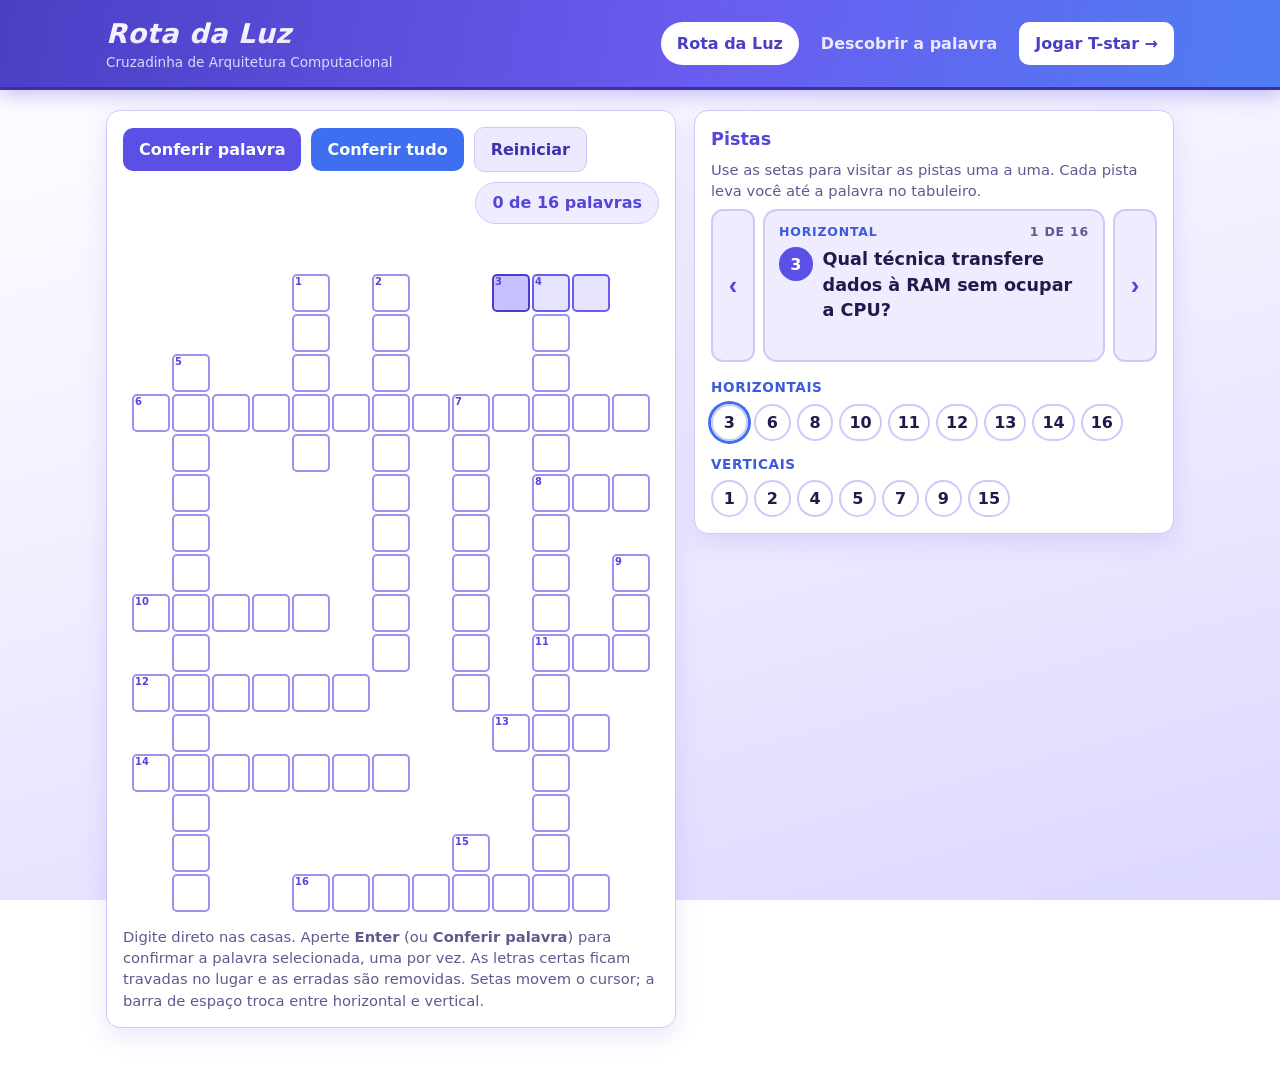
<file: index.html>
<!DOCTYPE html>
<html lang="pt-BR">
<head>
  <meta charset="UTF-8">
  <meta name="viewport" content="width=device-width, initial-scale=1">
  <title>Rota da Luz | Cruzadinha de Arquitetura Computacional</title>
  <link rel="stylesheet" href="style.css">
</head>
<body class="luz">
  <header class="topo">
    <div class="topo-in">
      <div class="marca">
        <h1>Rota da Luz</h1>
        <p>Cruzadinha de Arquitetura Computacional</p>
      </div>
      <nav class="abas" role="tablist" aria-label="Telas do jogo">
        <button class="aba" role="tab" id="aba-cruzada" aria-selected="true" aria-controls="tela-cruzada">Rota da Luz</button>
        <button class="aba" role="tab" id="aba-descobrir" aria-selected="false" aria-controls="tela-descobrir">Descobrir a palavra</button>
        <a class="btn btn-ouro" href="tstar.html">Jogar T-star &rarr;</a>
      </nav>
    </div>
  </header>

  <main>
    <!-- ============ TELA 1: ROTA DA LUZ (CRUZADINHA) ============ -->
    <section id="tela-cruzada" role="tabpanel" aria-labelledby="aba-cruzada">
      <div class="layout">
        <div class="cartao">
          <div class="barra">
            <button class="btn btn-ouro" id="btn-palavra" type="button">Conferir palavra</button>
            <button class="btn btn-ciano" id="btn-conferir" type="button">Conferir tudo</button>
            <button class="btn btn-sec" id="btn-reiniciar" type="button">Reiniciar</button>
            <div class="contador" id="contador" aria-live="polite">0 de 16 palavras</div>
          </div>
          <p class="status" id="status-cruzada" aria-live="polite"></p>
          <div class="tabuleiro-wrap">
            <div class="tabuleiro" id="tabuleiro" role="grid" aria-label="Tabuleiro da cruzadinha"></div>
          </div>
          <p class="suave" style="margin-top:10px">Digite direto nas casas. Aperte <b>Enter</b> (ou <b>Conferir palavra</b>) para confirmar a palavra selecionada, uma por vez. As letras certas ficam travadas no lugar e as erradas são removidas. Setas movem o cursor; a barra de espaço troca entre horizontal e vertical.</p>
        </div>

        <div class="cartao">
          <h2>Pistas</h2>
          <p class="suave">Use as setas para visitar as pistas uma a uma. Cada pista leva você até a palavra no tabuleiro.</p>
          <div class="carrossel-pistas">
            <button class="seta" id="p-ant" type="button" aria-label="Pista anterior">&#8249;</button>
            <div class="pista-card" id="p-card" aria-live="polite">
              <div class="pista-meta">
                <span class="pista-dir" id="p-dir">Horizontal</span>
                <span class="pista-pos" id="p-pos">1 de 16</span>
              </div>
              <div class="pista-corpo">
                <span class="pista-num" id="p-num">1</span>
                <p class="pista-texto" id="p-texto"></p>
              </div>
              <div class="pista-estado" id="p-estado"></div>
              <button class="btn btn-sec" id="p-resumo" type="button" hidden>Ver resumo</button>
            </div>
            <button class="seta" id="p-prox" type="button" aria-label="Próxima pista">&#8250;</button>
          </div>

          <div class="grupos-pistas">
            <div>
              <h3>Horizontais</h3>
              <div class="num-chips" id="chips-h"></div>
            </div>
            <div>
              <h3>Verticais</h3>
              <div class="num-chips" id="chips-v"></div>
            </div>
          </div>
        </div>
      </div>
    </section>

    <!-- ============ TELA 2: DESCOBRIR A PALAVRA ============ -->
    <section id="tela-descobrir" role="tabpanel" aria-labelledby="aba-descobrir" hidden>
      <div class="descobrir">
        <div class="cartao" id="cartao-jogo">
          <div class="topo-cartao">
            <span class="selo" id="d-posicao">Palavra 1 de 16</span>
            <span class="selo" id="d-tent">3 tentativas</span>
            <span class="selo" id="d-placar">0 de 16 descobertas</span>
          </div>
          <p class="pista-grande" id="d-pista"></p>
          <p class="dica-linha" id="d-dica" aria-live="polite"></p>

          <form class="form-resp" id="d-form" autocomplete="off">
            <label for="d-resposta" class="suave" style="width:100%">Qual é a palavra? (sem espaços e sem acentos)</label>
            <input type="text" id="d-resposta" name="resposta" placeholder="Digite sua resposta" autocapitalize="characters" spellcheck="false" required>
            <button class="btn btn-ouro" type="submit" id="d-enviar">Responder</button>
          </form>

          <div class="acoes">
            <button class="btn btn-sec" type="button" id="d-dica-btn">Dica (1 letra, só 1 vez)</button>
            <button class="btn btn-vermelho" type="button" id="d-proxima" hidden>Próxima palavra &rarr;</button>
          </div>

          <div id="d-aviso" aria-live="polite"></div>
          <div id="d-info" aria-live="polite"></div>
        </div>

        <div class="cartao">
          <h2>Seu progresso</h2>
          <p class="suave">Verde: você acertou. Vermelho: a resposta foi revelada. Clique para rever o resumo.</p>
          <div class="chips" id="d-chips"></div>
        </div>
      </div>
    </section>
  </main>

  <!-- Mini caixa flutuante: aparece quando uma palavra da cruzadinha é confirmada -->
  <div class="mini-flutuante" id="mini-flutuante" hidden></div>

  <script src="data.js"></script>
  <script src="script.js"></script>
</body>
</html>
</file>
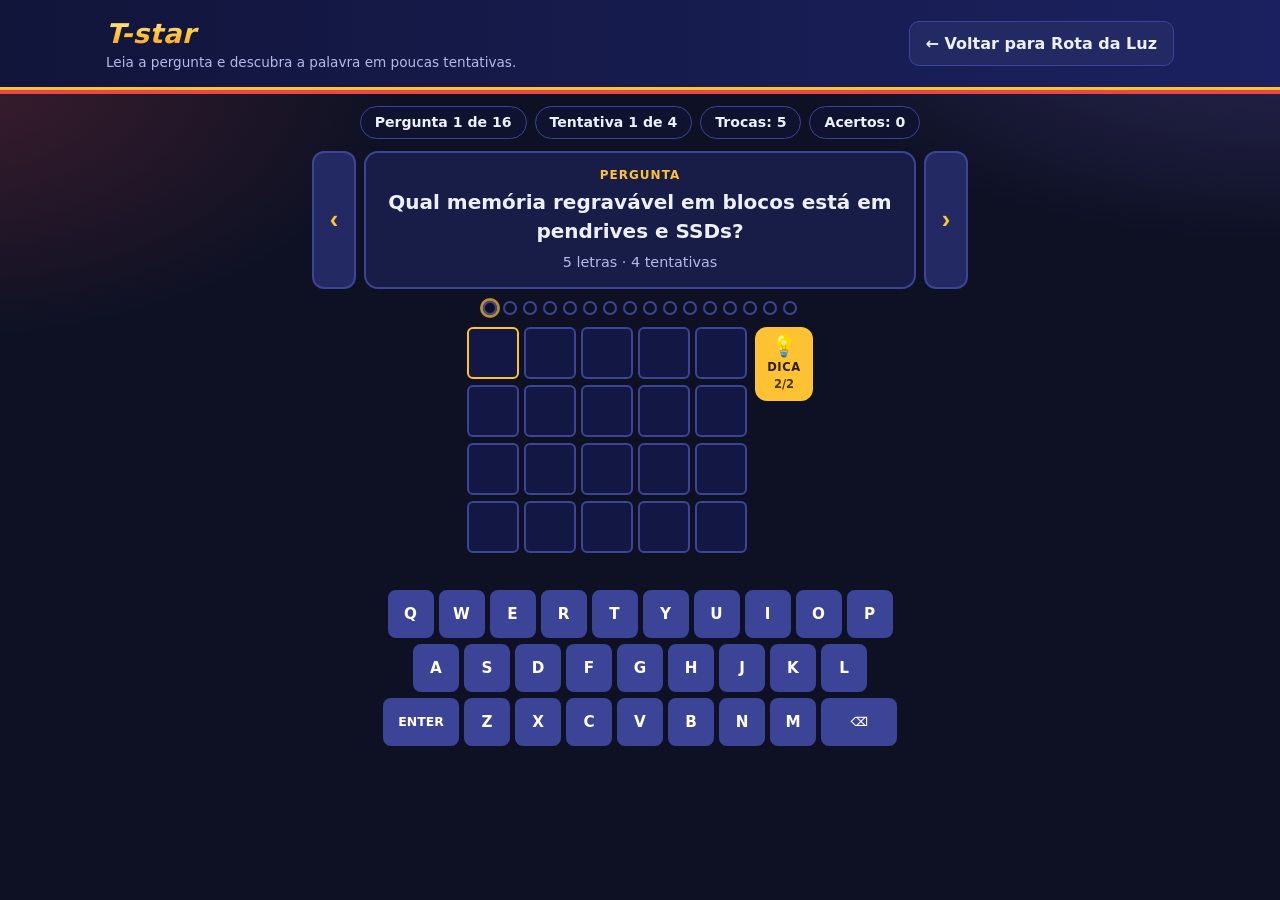
<file: tstar.html>
<!DOCTYPE html>
<html lang="pt-BR">
<head>
  <meta charset="UTF-8">
  <meta name="viewport" content="width=device-width, initial-scale=1">
  <title>T-star | Arquitetura Computacional</title>
  <link rel="stylesheet" href="style.css">
</head>
<body>
  <header class="topo">
    <div class="topo-in">
      <div class="marca">
        <h1>T-star</h1>
        <p>Leia a pergunta e descubra a palavra em poucas tentativas.</p>
      </div>
      <nav class="abas">
        <a class="btn btn-sec" href="index.html">&larr; Voltar para Rota da Luz</a>
      </nav>
    </div>
  </header>

  <main class="tstar-main">
    <div class="placar" aria-live="polite">
      <span id="t-posicao">Pergunta 1 de 16</span>
      <span id="t-tentativa">Tentativa 1 de 4</span>
      <span id="t-trocas">Trocas: 5</span>
      <span id="t-acertos">Acertos: 0</span>
    </div>

    <div class="carrossel">
      <button class="seta" id="t-ant" type="button" aria-label="Pergunta anterior">&#8249;</button>
      <div class="caixa-pergunta">
        <div class="rotulo">Pergunta</div>
        <p class="pergunta" id="t-pergunta"></p>
        <p class="tamanho" id="t-tamanho"></p>
      </div>
      <button class="seta" id="t-prox" type="button" aria-label="Próxima pergunta">&#8250;</button>
    </div>

    <div class="pontos" id="t-pontos" aria-label="Escolher pergunta"></div>

    <!-- caixas de letras + botão de dica à direita -->
    <div class="area-jogo">
      <div class="tstar-grid" id="t-grid" role="grid" aria-label="Tentativas"></div>
      <button class="btn-dica" id="t-dica" type="button" aria-label="Pedir uma dica">
        <span class="ico" aria-hidden="true">💡</span>
        <span class="txt">Dica</span>
        <small id="t-dica-n">2/2</small>
      </button>
    </div>
    <p class="dicas-txt" id="t-dicas" aria-live="polite"></p>

    <!-- teclado virtual logo abaixo das caixas; o balão só aparece ao passar o mouse -->
    <div class="tec-wrap" id="t-tec-wrap" tabindex="0" aria-describedby="t-tec-info">
      <div class="teclado" id="t-teclado" aria-label="Teclado virtual"></div>
      <div class="tec-info" id="t-tec-info" role="tooltip">
        <strong>Para que serve o teclado virtual?</strong><br>
        Clique ou toque nas letras para preencher as casas da linha atual. É útil no celular ou quando você não quer usar o teclado do computador.
        <b>Enter</b> envia a palavra e <b>⌫</b> apaga a última letra. As teclas mudam de cor conforme suas tentativas:
        verde (letra certa no lugar certo), amarelo (a letra existe em outra posição) e cinza (a letra não existe).
      </div>
    </div>

    <p class="msg-tstar" id="t-msg" aria-live="polite"></p>

    <div class="tstar-resultado" id="t-resultado" aria-live="polite"></div>

    <div class="tstar-resultado" id="t-final" aria-live="polite"></div>
  </main>

  <script src="data.js"></script>
  <script src="tstar.js"></script>
</body>
</html>
</file>
<file: style.css>
/* =====================================================================
   TEMA ESCURO (padrão, usado no T-star): inspirado em Marvel vs Capcom 2,
   azul-noite com brilhos vermelho e roxo, dourado, vermelho Capcom e ciano.
   TEMA ROTA DA LUZ (body.luz): roxo azulado sobre gradiente branco.
   ===================================================================== */
:root {
  --ouro: #ffc233;
  --ouro-texto: #2b2000;
  --vermelho: #e5484d;
  --ciano: #45c9f0;
  --ciano-texto: #04243a;
  --verde: #3fcf93;

  --fundo-pagina:
    radial-gradient(900px 480px at 100% -5%, rgba(141, 115, 255, .28), transparent 60%),
    radial-gradient(800px 460px at -5% 8%, rgba(229, 72, 77, .22), transparent 58%),
    #0e1124;
  --topo-bg: linear-gradient(90deg, #11153a, #1b2160);
  --topo-borda: var(--ouro);
  --topo-sombra: 0 4px 0 var(--vermelho);
  --titulo-bg: linear-gradient(180deg, #fff3bd 0%, #ffc233 55%, #ff8f2a 100%);
  --titulo-sub: #b3baea;

  --painel: #181d47;
  --painel2: #232a63;
  --borda: #3b4496;
  --texto: #eef0ff;
  --texto-forte: #ffffff;
  --suave: #b3baea;
  --acento: var(--ouro);
  --acento2: var(--vermelho);
  --campo: #0f1330;
  --sombra: 0 6px 20px rgba(0, 0, 0, .25);
  --foco-anel: #45c9f0;

  --aba-texto: #dfe3ff;
  --aba-hover: rgba(255, 255, 255, .08);
  --aba-sel-bg: var(--ouro);
  --aba-sel-txt: var(--ouro-texto);

  --btn1-bg: var(--ouro);   --btn1-txt: var(--ouro-texto);
  --btn2-bg: var(--ciano);  --btn2-txt: var(--ciano-texto);
  --btn3-bg: var(--vermelho); --btn3-txt: #ffffff;
  --btnsec-bg: #232a63;     --btnsec-txt: #eef0ff;

  --ok-bg: #12493a;  --ok-borda: #3fcf93;  --ok-txt: #c4f5e2;
  --no-bg: #55222f;  --no-borda: #e5484d;  --no-txt: #ffd3d5;
  --meio-bg: #4d3d12; --meio-borda: #ffc233; --meio-txt: #ffe7a6;

  --cel-bg: #f4efe2;  --cel-borda: #6a73c4;  --cel-txt: #14183a;  --cel-num: #b3202a;
  --cel-ativa-bg: #c8ebff; --cel-ativa-borda: #45c9f0;
  --cel-foco-bg: #ffd978;  --cel-foco-borda: #e08a00;
  --cel-ok-bg: #bff1d9;    --cel-ok-borda: #1f9d6b; --cel-ok-txt: #0b4a31;
  --cel-err-bg: #ffcfca;

  --chip-ativo-bg: #ffc233; --chip-ativo-txt: #2b2000;

  --mini-bg: #10153a; --mini-borda: #ffc233; --mini-resp: #ffc233;
  --mini-selo: #3fcf93; --mini-forte: #45c9f0;

  --cell: 38px;
}

/* ---------- Rota da Luz: roxo azulado + gradiente branco ---------- */
body.luz {
  --fundo-pagina: linear-gradient(165deg, #ffffff 0%, #f4f2ff 38%, #dcd8ff 100%);
  --topo-bg: linear-gradient(100deg, #4a3fc4 0%, #6a5cf0 55%, #4f7df0 100%);
  --topo-borda: #3b31a6;
  --topo-sombra: 0 6px 18px rgba(84, 70, 214, .3);
  --titulo-bg: linear-gradient(180deg, #ffffff 0%, #e6e2ff 100%);
  --titulo-sub: #dcd8ff;

  --painel: #ffffff;
  --painel2: #efecff;
  --borda: #cfc9fb;
  --texto: #1f1b4b;
  --texto-forte: #1f1b4b;
  --suave: #5d5a8f;
  --acento: #5446d6;
  --acento2: #3b5bdb;
  --campo: #ffffff;
  --sombra: 0 8px 24px rgba(84, 70, 214, .13);
  --foco-anel: #3d6ff0;

  --aba-texto: #ece9ff;
  --aba-hover: rgba(255, 255, 255, .16);
  --aba-sel-bg: #ffffff;
  --aba-sel-txt: #4a3fc4;

  --btn1-bg: #5b50e6;   --btn1-txt: #ffffff;
  --btn2-bg: #3d6ff0;   --btn2-txt: #ffffff;
  --btn3-bg: #c93a52;   --btn3-txt: #ffffff;
  --btnsec-bg: #ece9ff; --btnsec-txt: #3b32a8;

  --ok-bg: #dcf7ea;  --ok-borda: #1f9d6b;  --ok-txt: #0b4a31;
  --no-bg: #ffe1e4;  --no-borda: #d6455d;  --no-txt: #7d1727;
  --meio-bg: #fff3d1; --meio-borda: #e0a21a; --meio-txt: #6b4a00;

  --cel-bg: #ffffff;  --cel-borda: #9a92ee;  --cel-txt: #251f6b;  --cel-num: #5446d6;
  --cel-ativa-bg: #e6e3ff; --cel-ativa-borda: #6a5cf0;
  --cel-foco-bg: #c7c1ff;  --cel-foco-borda: #4a3fc4;
  --cel-ok-bg: #c9f2de;    --cel-ok-borda: #1f9d6b; --cel-ok-txt: #0b4a31;
  --cel-err-bg: #ffd2d6;

  --chip-ativo-bg: #5b50e6; --chip-ativo-txt: #ffffff;

  --mini-bg: #ffffff; --mini-borda: #6a5cf0; --mini-resp: #4a3fc4;
  --mini-selo: #14804f; --mini-forte: #3b5bdb;
}
body.luz .topo .btn-ouro { background: #ffffff; color: #4a3fc4; }

* { box-sizing: border-box; }

body {
  margin: 0;
  min-height: 100vh;
  font-family: "Segoe UI", system-ui, -apple-system, Roboto, Arial, sans-serif;
  color: var(--texto);
  line-height: 1.45;
  background: var(--fundo-pagina);
  background-attachment: fixed;
}

[hidden] { display: none !important; }

/* ---------- Cabeçalho ---------- */
.topo {
  background: var(--topo-bg);
  border-bottom: 3px solid var(--topo-borda);
  box-shadow: var(--topo-sombra);
}
.topo-in {
  max-width: 1100px;
  margin: 0 auto;
  padding: 14px 16px;
  display: flex;
  flex-wrap: wrap;
  align-items: center;
  gap: 12px 20px;
}
.marca h1 {
  margin: 0;
  font-size: 1.7rem;
  font-weight: 900;
  font-style: italic;
  letter-spacing: .5px;
  color: var(--ouro);
  background: var(--titulo-bg);
  -webkit-background-clip: text;
  background-clip: text;
  -webkit-text-fill-color: transparent;
}
.marca p { margin: 0; font-size: .85rem; color: var(--titulo-sub); }
.abas { display: flex; gap: 6px; margin-left: auto; flex-wrap: wrap; align-items: center; }
.aba {
  background: transparent;
  border: 2px solid transparent;
  color: var(--aba-texto);
  padding: 8px 14px;
  border-radius: 999px;
  font: inherit;
  font-weight: 600;
  cursor: pointer;
}
.aba:hover { background: var(--aba-hover); }
.aba[aria-selected="true"] { background: var(--aba-sel-bg); color: var(--aba-sel-txt); }

.btn {
  display: inline-block;
  font: inherit;
  font-weight: 700;
  border: 0;
  border-radius: 10px;
  padding: 10px 16px;
  cursor: pointer;
  text-decoration: none;
  transition: transform .08s ease, filter .15s ease;
}
.btn:hover { filter: brightness(1.07); }
.btn:active { transform: translateY(1px); }
.btn:focus-visible, .aba:focus-visible, .chip:focus-visible, .tecla:focus-visible,
.seta:focus-visible, .ponto:focus-visible, .mini-x:focus-visible, .num-chip:focus-visible,
.btn-dica:focus-visible, .tec-wrap:focus-visible {
  outline: 3px solid var(--foco-anel);
  outline-offset: 2px;
}
.btn-ouro { background: var(--btn1-bg); color: var(--btn1-txt); }
.btn-ciano { background: var(--btn2-bg); color: var(--btn2-txt); }
.btn-vermelho { background: var(--btn3-bg); color: var(--btn3-txt); }
.btn-sec { background: var(--btnsec-bg); color: var(--btnsec-txt); border: 1px solid var(--borda); }
.btn[disabled] { opacity: .45; cursor: not-allowed; filter: none; }

main { max-width: 1100px; margin: 0 auto; padding: 20px 16px 60px; }

.cartao {
  background: var(--painel);
  border: 1px solid var(--borda);
  border-radius: 14px;
  padding: 16px;
  box-shadow: var(--sombra);
}
.cartao h2 { margin: 0 0 6px; font-size: 1.1rem; color: var(--acento); }
.suave { color: var(--suave); font-size: .92rem; margin: 0; }

/* ---------- Rota da Luz (cruzadinha) ---------- */
.layout { display: grid; gap: 18px; grid-template-columns: 1fr; }
@media (min-width: 960px) { .layout { grid-template-columns: 570px minmax(0, 1fr); align-items: start; } }

.barra { display: flex; flex-wrap: wrap; align-items: center; gap: 10px; margin-bottom: 12px; }
.contador {
  margin-left: auto;
  font-weight: 800;
  color: var(--acento);
  background: var(--painel2);
  border: 1px solid var(--borda);
  border-radius: 999px;
  padding: 8px 16px;
}
.status { min-height: 1.5em; margin: 0 0 10px; font-weight: 600; color: var(--suave); }
.status.ok { color: var(--ok-borda); }
.status.erro { color: var(--no-borda); }

.tabuleiro-wrap { overflow: auto; max-width: 100%; padding: 4px; }
.tabuleiro { display: grid; gap: 2px; width: max-content; margin: 0 auto; }
.vazio { width: var(--cell); height: var(--cell); }
.celula { position: relative; width: var(--cell); height: var(--cell); }
.celula input {
  width: 100%; height: 100%;
  padding: 0;
  text-align: center;
  font: 800 1.15rem "Segoe UI", system-ui, sans-serif;
  text-transform: uppercase;
  color: var(--cel-txt);
  background: var(--cel-bg);
  border: 2px solid var(--cel-borda);
  border-radius: 5px;
  caret-color: transparent;
  cursor: pointer;
}
.celula .num {
  position: absolute; top: 1px; left: 3px;
  font-size: .62rem; font-weight: 800; color: var(--cel-num);
  pointer-events: none;
}
.celula.ativa input { background: var(--cel-ativa-bg); border-color: var(--cel-ativa-borda); }
.celula.foco input { background: var(--cel-foco-bg); border-color: var(--cel-foco-borda); }
/* Letra certa: fica travada na posição */
.celula.travada input {
  background: var(--cel-ok-bg); border: 3px solid var(--cel-ok-borda); color: var(--cel-ok-txt); cursor: default;
}
.celula.travada.foco input { box-shadow: 0 0 0 3px var(--cel-foco-borda); }
/* Letra errada removida: pisca em vermelho e some */
.celula.limpada input { animation: limpar 1s ease; }
.celula.tremer { animation: tremer .35s ease; }
@keyframes limpar {
  0%, 35% { background: var(--cel-err-bg); border-color: var(--no-borda); }
  100% { background: var(--cel-bg); }
}

/* ---------- Carrossel de pistas ---------- */
.carrossel-pistas { display: flex; align-items: stretch; gap: 8px; margin-top: 8px; }
.seta {
  flex: 0 0 auto; width: 44px; border: 2px solid var(--borda); border-radius: 12px;
  background: var(--painel2); color: var(--acento); font-size: 1.6rem; font-weight: 800; cursor: pointer;
}
.seta:hover { filter: brightness(.97); border-color: var(--acento); }
.seta[disabled] { opacity: .4; cursor: not-allowed; }
.pista-card {
  flex: 1 1 auto; min-width: 0;
  background: var(--painel2);
  border: 2px solid var(--borda);
  border-radius: 14px;
  padding: 12px 14px;
  display: grid; gap: 6px;
}
.pista-meta { display: flex; justify-content: space-between; gap: 8px; font-size: .78rem; font-weight: 800; letter-spacing: .8px; text-transform: uppercase; }
.pista-dir { color: var(--acento2); }
.pista-pos { color: var(--suave); }
.pista-corpo { display: flex; gap: 10px; align-items: flex-start; }
.pista-num {
  flex: 0 0 auto; min-width: 2.1rem; height: 2.1rem; display: grid; place-items: center;
  border-radius: 50%; background: var(--chip-ativo-bg); color: var(--chip-ativo-txt); font-weight: 900;
}
.pista-texto { margin: 0; font-size: 1.1rem; font-weight: 600; color: var(--texto-forte); }
.pista-estado { font-size: .88rem; font-weight: 700; min-height: 1.3em; color: var(--suave); }
.pista-estado.certa { color: var(--ok-borda); }
.pista-estado.errada { color: var(--no-borda); }
.pista-estado.incompleta { color: var(--meio-borda); }
.pista-card .btn { justify-self: start; padding: 6px 12px; font-size: .85rem; }

.grupos-pistas { display: grid; gap: 14px; margin-top: 16px; }
.grupos-pistas h3 { margin: 0 0 6px; font-size: .85rem; text-transform: uppercase; letter-spacing: .6px; color: var(--acento2); }
.num-chips { display: flex; flex-wrap: wrap; gap: 6px; }
.num-chip {
  min-width: 2.3rem; height: 2.3rem; padding: 0 8px;
  border: 2px solid var(--borda); border-radius: 999px;
  background: transparent; color: var(--texto); font: inherit; font-weight: 800; cursor: pointer;
}
.num-chip:hover { border-color: var(--acento); }
.num-chip.certa { background: var(--ok-bg); border-color: var(--ok-borda); color: var(--ok-txt); }
.num-chip.errada { background: var(--no-bg); border-color: var(--no-borda); color: var(--no-txt); }
.num-chip.incompleta { background: var(--meio-bg); border-color: var(--meio-borda); border-style: dashed; color: var(--meio-txt); }
.num-chip.ativa { box-shadow: 0 0 0 3px var(--foco-anel); }

/* ---------- Mini caixa (resposta + resumo) ---------- */
.mini {
  background: var(--mini-bg);
  border: 2px solid var(--mini-borda);
  border-left-width: 8px;
  border-radius: 12px;
  padding: 10px 14px 12px;
  animation: pop .3s ease;
}
.mini-topo { display: flex; align-items: center; justify-content: space-between; gap: 8px; }
.mini-selo { font-size: .72rem; font-weight: 800; letter-spacing: .8px; text-transform: uppercase; color: var(--mini-selo); }
.mini-x {
  background: transparent; border: 0; color: var(--suave); font-size: 1.4rem; line-height: 1; cursor: pointer; padding: 0 4px;
}
.mini-x:hover { color: var(--texto-forte); }
.mini-resp { font-size: 1.6rem; font-weight: 900; color: var(--mini-resp); line-height: 1.15; }
.mini-nome { font-size: .85rem; color: var(--suave); margin-bottom: 6px; }
.mini-resumo { margin: 0; font-size: .95rem; color: var(--texto); }
.mini-resumo strong { color: var(--mini-forte); }

.mini-flutuante {
  position: fixed; right: 16px; bottom: 16px; z-index: 50;
  width: min(340px, calc(100vw - 24px));
  filter: drop-shadow(0 8px 18px rgba(20, 16, 70, .35));
}
@media (max-width: 520px) { .mini-flutuante { right: 12px; left: 12px; width: auto; } }

/* ---------- Descobrir a palavra ---------- */
.descobrir { max-width: 720px; margin: 0 auto; display: grid; gap: 16px; }
.topo-cartao { display: flex; flex-wrap: wrap; gap: 8px; align-items: center; justify-content: space-between; }
.selo {
  background: var(--painel2); border: 1px solid var(--borda); color: var(--texto);
  font-weight: 700; border-radius: 999px; padding: 6px 14px; font-size: .88rem;
}
.pista-grande { font-size: 1.3rem; font-weight: 700; margin: 12px 0 4px; color: var(--texto-forte); }
.dica-linha {
  font-family: "Consolas", "Courier New", monospace; letter-spacing: 3px; font-size: 1.05rem;
  color: var(--suave); min-height: 1.6em; margin: 4px 0 12px; word-break: break-all;
}
.form-resp { display: flex; flex-wrap: wrap; gap: 10px; }
.form-resp input[type="text"] {
  flex: 1 1 220px; font: inherit; font-size: 1.1rem; padding: 12px 14px;
  border: 2px solid var(--borda); border-radius: 10px; text-transform: uppercase;
  background: var(--campo); color: var(--texto);
}
.form-resp input[type="text"]::placeholder { color: var(--suave); text-transform: none; opacity: .8; }
.form-resp input[type="text"]:focus { outline: none; border-color: var(--foco-anel); }
.form-resp input[type="text"]:disabled { opacity: .6; }
.acoes { display: flex; flex-wrap: wrap; gap: 10px; margin-top: 12px; }

.aviso { border-radius: 12px; padding: 12px 16px; font-weight: 700; margin-top: 12px; border: 2px solid; }
.aviso.acerto { background: var(--ok-bg); border-color: var(--ok-borda); color: var(--ok-txt); animation: pop .35s ease; }
.aviso.erro { background: var(--no-bg); border-color: var(--no-borda); color: var(--no-txt); animation: tremer .35s ease; }
#d-info .mini, #t-resultado .mini { margin-top: 12px; }

.chips { display: flex; flex-wrap: wrap; gap: 6px; margin-top: 8px; }
.chip {
  border: 2px dashed var(--borda); background: transparent; color: var(--suave);
  font: inherit; font-size: .82rem; font-weight: 700;
  padding: 5px 10px; border-radius: 999px; cursor: default;
}
.chip.achada { border-style: solid; border-color: var(--ok-borda); background: var(--ok-bg); color: var(--ok-txt); cursor: pointer; }
.chip.revelada { border-style: solid; border-color: var(--no-borda); background: var(--no-bg); color: var(--no-txt); cursor: pointer; }
.chip.atual { box-shadow: 0 0 0 3px var(--foco-anel); }

.fim-jogo { text-align: center; }
.fim-jogo h2 { font-size: 1.4rem; }

@keyframes pop { from { transform: scale(.96); opacity: 0; } to { transform: scale(1); opacity: 1; } }
@keyframes tremer { 0%, 100% { transform: translateX(0); } 25% { transform: translateX(-5px); } 75% { transform: translateX(5px); } }

/* ---------- T-star ---------- */
.tstar-main {
  max-width: 680px; margin: 0 auto; padding: 16px 12px 40px;
  display: grid; grid-template-columns: minmax(0, 1fr); gap: 12px; justify-items: center;
}
.placar { display: flex; gap: 8px; flex-wrap: wrap; justify-content: center; font-weight: 700; font-size: .88rem; }
.placar span { background: var(--campo); border: 1px solid var(--borda); border-radius: 999px; padding: 5px 14px; }

.carrossel { display: flex; align-items: stretch; gap: 8px; width: 100%; }
.carrossel .seta { color: var(--ouro); }
.caixa-pergunta {
  flex: 1 1 auto; min-width: 0;
  background: var(--painel);
  border: 2px solid var(--borda);
  border-radius: 14px;
  padding: 14px 16px;
  text-align: center;
}
.caixa-pergunta .rotulo { font-size: .75rem; text-transform: uppercase; letter-spacing: 1px; color: var(--ouro); font-weight: 800; }
.caixa-pergunta .pergunta { font-size: 1.25rem; font-weight: 700; margin: 4px 0 6px; }
.caixa-pergunta .tamanho { color: var(--suave); font-size: .9rem; margin: 0; }

.pontos { display: flex; flex-wrap: wrap; gap: 6px; justify-content: center; }
.ponto {
  width: 14px; height: 14px; border-radius: 50%; border: 2px solid var(--borda); background: transparent; padding: 0; cursor: pointer;
}
.ponto[disabled] { cursor: not-allowed; opacity: .5; }
.ponto.certa { background: var(--verde); border-color: var(--verde); }
.ponto.errada { background: var(--vermelho); border-color: var(--vermelho); }
.ponto.atual { box-shadow: 0 0 0 3px rgba(255, 194, 51, .7); }

/* caixas de letras + botão de dica à direita */
.area-jogo { display: flex; gap: 8px; align-items: flex-start; justify-content: center; width: 100%; }
.tstar-grid { display: grid; gap: 6px; justify-content: center; flex: 0 1 auto; min-width: 0; }
.btn-dica {
  flex: 0 0 auto; width: 58px; padding: 8px 4px;
  display: grid; justify-items: center; gap: 1px;
  background: var(--ouro); color: var(--ouro-texto);
  border: 0; border-radius: 12px; font: inherit; font-weight: 800; cursor: pointer;
}
.btn-dica .ico { font-size: 1.3rem; line-height: 1.1; }
.btn-dica .txt { font-size: .72rem; text-transform: uppercase; letter-spacing: .6px; }
.btn-dica small { font-size: .72rem; opacity: .85; }
.btn-dica:hover { filter: brightness(1.07); }
.btn-dica[disabled] { opacity: .4; cursor: not-allowed; filter: none; }

.linha { display: grid; gap: var(--gap, 5px); justify-content: center; grid-template-columns: repeat(var(--n), var(--cell)); }
.linha.tremer { animation: tremer .35s ease; }
.tile {
  width: var(--cell); height: var(--cell);
  display: grid; place-items: center;
  border: 2px solid var(--borda);
  border-radius: 6px;
  background: #121744;
  font-weight: 800;
  font-size: calc(var(--cell) * .55);
  text-transform: uppercase;
  color: #fff;
  user-select: none;
}
.tile.cheio { border-color: #8e97e0; }
.tile.ativo { border-color: var(--ouro); }
.tile.dica { color: rgba(255, 194, 51, .6); border-style: dashed; border-color: var(--ouro); font-style: italic; }
.tile.certa, .tile.presente, .tile.ausente { animation: virar .5s ease both; animation-delay: calc(var(--i) * 140ms); border-color: transparent; }
.tile.fixo { animation: none; }
.tile.certa { background: #27a37a; }
.tile.presente { background: var(--ouro); color: var(--ouro-texto); }
.tile.ausente { background: #2b3070; color: #c3c9f2; }
@keyframes virar { 0% { transform: rotateX(0); } 50% { transform: rotateX(90deg); } 100% { transform: rotateX(0); } }

.msg-tstar { min-height: 1.4em; font-weight: 700; text-align: center; margin: 0; }
.dicas-txt { min-height: 1.2em; font-size: .9rem; color: var(--ouro); font-weight: 700; text-align: center; margin: -4px 0 0; }
.tstar-resultado { width: 100%; }
.tstar-resultado .btn { margin-top: 12px; }

/* teclado virtual, logo abaixo das caixas, com balão que aparece só ao passar o mouse */
.tec-wrap { position: relative; width: 100%; border-radius: 12px; }
.teclado { display: grid; gap: 6px; width: 100%; }
.teclado .fila { display: flex; gap: 5px; justify-content: center; }
.tecla {
  flex: 1 1 0; max-width: 46px; min-width: 0;
  height: 48px; border: 0; border-radius: 8px;
  background: #3b4496; color: #fff; font: inherit; font-weight: 700; font-size: .95rem;
  cursor: pointer; text-transform: uppercase;
}
.tecla.larga { max-width: 76px; flex: 1.6 1 0; font-size: .78rem; }
.tecla.certa { background: #27a37a; }
.tecla.presente { background: var(--ouro); color: var(--ouro-texto); }
.tecla.ausente { background: #20245a; color: #7c85c4; }
.tec-info {
  display: none;
  position: absolute; left: 0; right: 0; top: calc(100% + 10px); z-index: 20;
  background: #10153a; border: 2px solid var(--ouro); border-radius: 12px;
  padding: 10px 14px; font-size: .88rem; line-height: 1.4; color: var(--texto);
  box-shadow: 0 10px 24px rgba(0, 0, 0, .45);
  pointer-events: none;
}
.tec-info::after {
  content: ""; position: absolute; left: 50%; top: -9px; width: 14px; height: 14px;
  background: #10153a; border-left: 2px solid var(--ouro); border-top: 2px solid var(--ouro);
  transform: translateX(-50%) rotate(45deg);
}
.tec-info strong { color: var(--ouro); }
.tec-wrap:hover .tec-info, .tec-wrap:focus-within .tec-info, .tec-wrap:focus .tec-info { display: block; }

@media (max-width: 520px) {
  :root { --cell: 32px; }
  .celula input { font-size: 1rem; }
  .abas { margin-left: 0; width: 100%; }
  .aba { flex: 1; text-align: center; }
  .tecla { height: 44px; }
  .seta { width: 36px; }
  .btn-dica { width: 44px; padding: 6px 2px; }
  .btn-dica .txt, .btn-dica small { font-size: .64rem; letter-spacing: 0; }
}

@media (prefers-reduced-motion: reduce) {
  * { animation: none !important; transition: none !important; }
}
</file>
